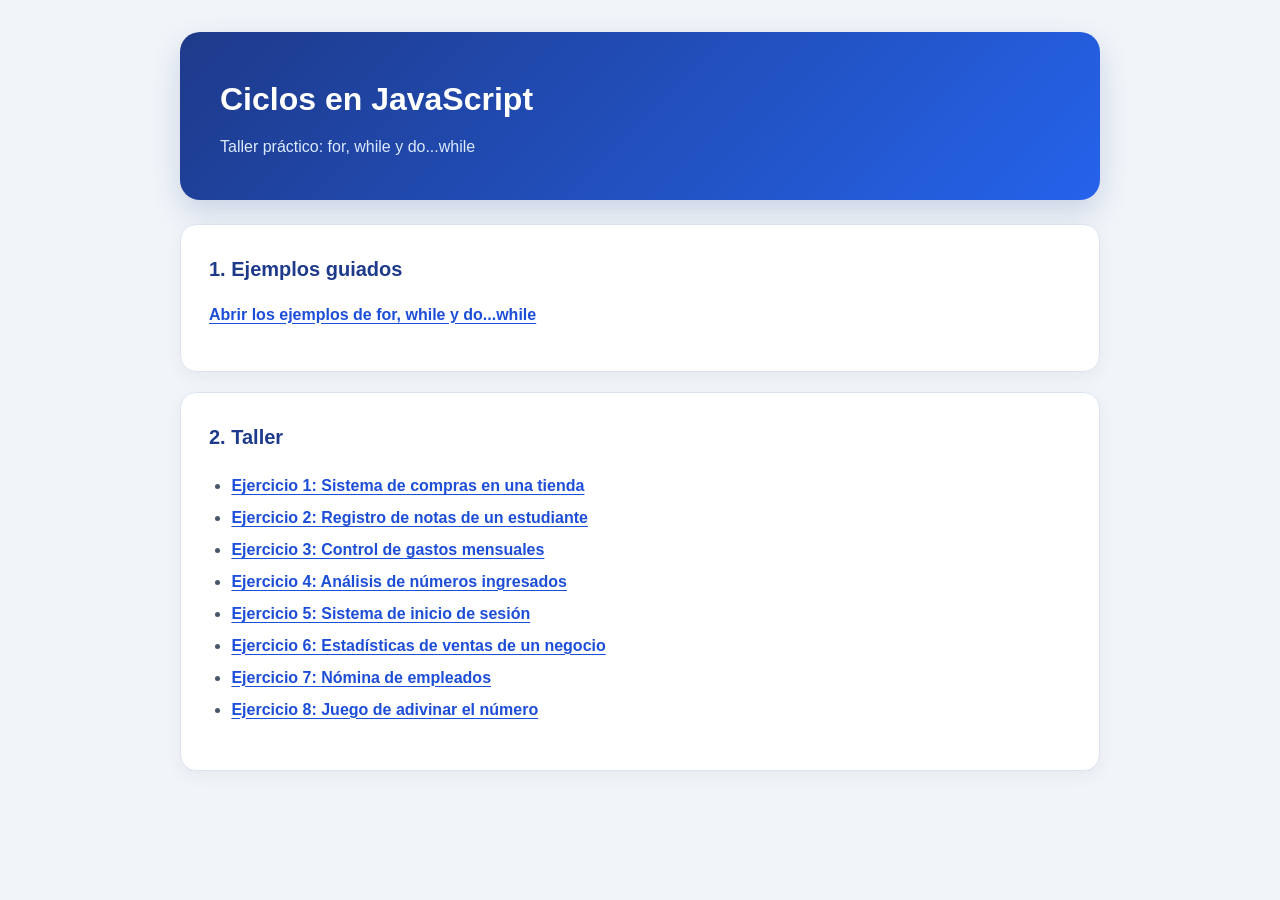
<file: index.html>
<!DOCTYPE html>
<html lang="es">
<head>
  <meta charset="UTF-8">
  <meta name="viewport" content="width=device-width, initial-scale=1.0">
  <link rel="stylesheet" href="estilos.css">
  <title>Ciclos en JavaScript</title>
</head>
<body>
  <header>
    <h1>Ciclos en JavaScript</h1>
    <p>Taller práctico: for, while y do...while</p>
  </header>

  <main>
    <section id="seccionEjemplos">
      <h2>1. Ejemplos guiados</h2>
      <p><a href="ejemplos.html">Abrir los ejemplos de for, while y do...while</a></p>
    </section>

    <section id="seccionTaller">
      <h2>2. Taller</h2>
      <ul>
        <li><a href="ejercicio1.html">Ejercicio 1: Sistema de compras en una tienda</a></li>
        <li><a href="ejercicio2.html">Ejercicio 2: Registro de notas de un estudiante</a></li>
        <li><a href="ejercicio3.html">Ejercicio 3: Control de gastos mensuales</a></li>
        <li><a href="ejercicio4.html">Ejercicio 4: Análisis de números ingresados</a></li>
        <li><a href="ejercicio5.html">Ejercicio 5: Sistema de inicio de sesión</a></li>
        <li><a href="ejercicio6.html">Ejercicio 6: Estadísticas de ventas de un negocio</a></li>
        <li><a href="ejercicio7.html">Ejercicio 7: Nómina de empleados</a></li>
        <li><a href="ejercicio8.html">Ejercicio 8: Juego de adivinar el número</a></li>
      </ul>
    </section>

  </main>

</body>
</html>
</file>
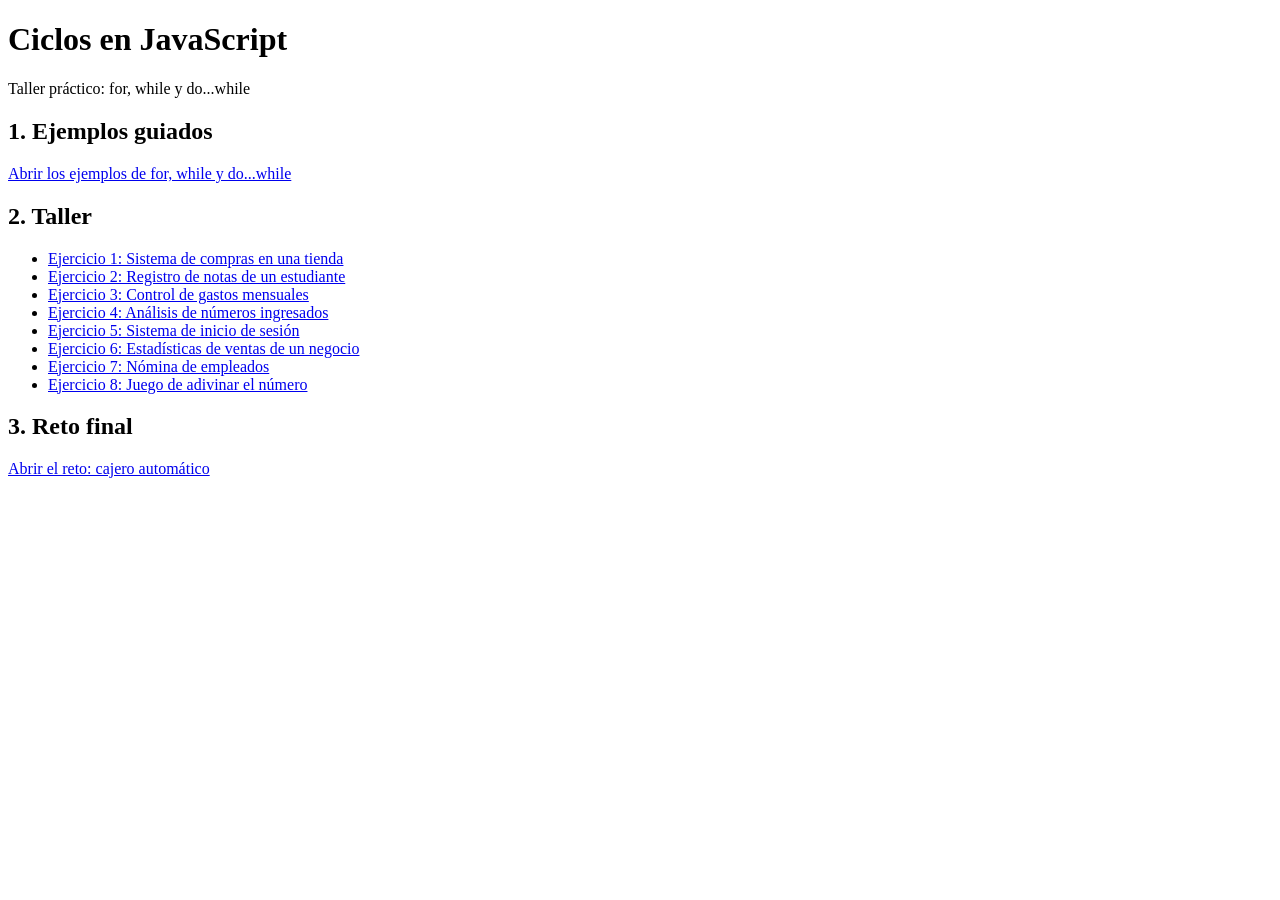
<file: ciclos-js/index.html>
<!DOCTYPE html>
<html lang="es">
<head>
  <meta charset="UTF-8">
  <meta name="viewport" content="width=device-width, initial-scale=1.0">
  <title>Ciclos en JavaScript</title>
</head>
<body>
  <header>
    <h1>Ciclos en JavaScript</h1>
    <p>Taller práctico: for, while y do...while</p>
  </header>

  <main>
    <section id="seccionEjemplos">
      <h2>1. Ejemplos guiados</h2>
      <p><a href="ejemplos.html">Abrir los ejemplos de for, while y do...while</a></p>
    </section>

    <section id="seccionTaller">
      <h2>2. Taller</h2>
      <ul>
        <li><a href="ejercicio1.html">Ejercicio 1: Sistema de compras en una tienda</a></li>
        <li><a href="ejercicio2.html">Ejercicio 2: Registro de notas de un estudiante</a></li>
        <li><a href="ejercicio3.html">Ejercicio 3: Control de gastos mensuales</a></li>
        <li><a href="ejercicio4.html">Ejercicio 4: Análisis de números ingresados</a></li>
        <li><a href="ejercicio5.html">Ejercicio 5: Sistema de inicio de sesión</a></li>
        <li><a href="ejercicio6.html">Ejercicio 6: Estadísticas de ventas de un negocio</a></li>
        <li><a href="ejercicio7.html">Ejercicio 7: Nómina de empleados</a></li>
        <li><a href="ejercicio8.html">Ejercicio 8: Juego de adivinar el número</a></li>
      </ul>
    </section>

    <section id="seccionReto">
      <h2>3. Reto final</h2>
      <p><a href="reto.html">Abrir el reto: cajero automático</a></p>
    </section>
  </main>

</body>
</html>
</file>
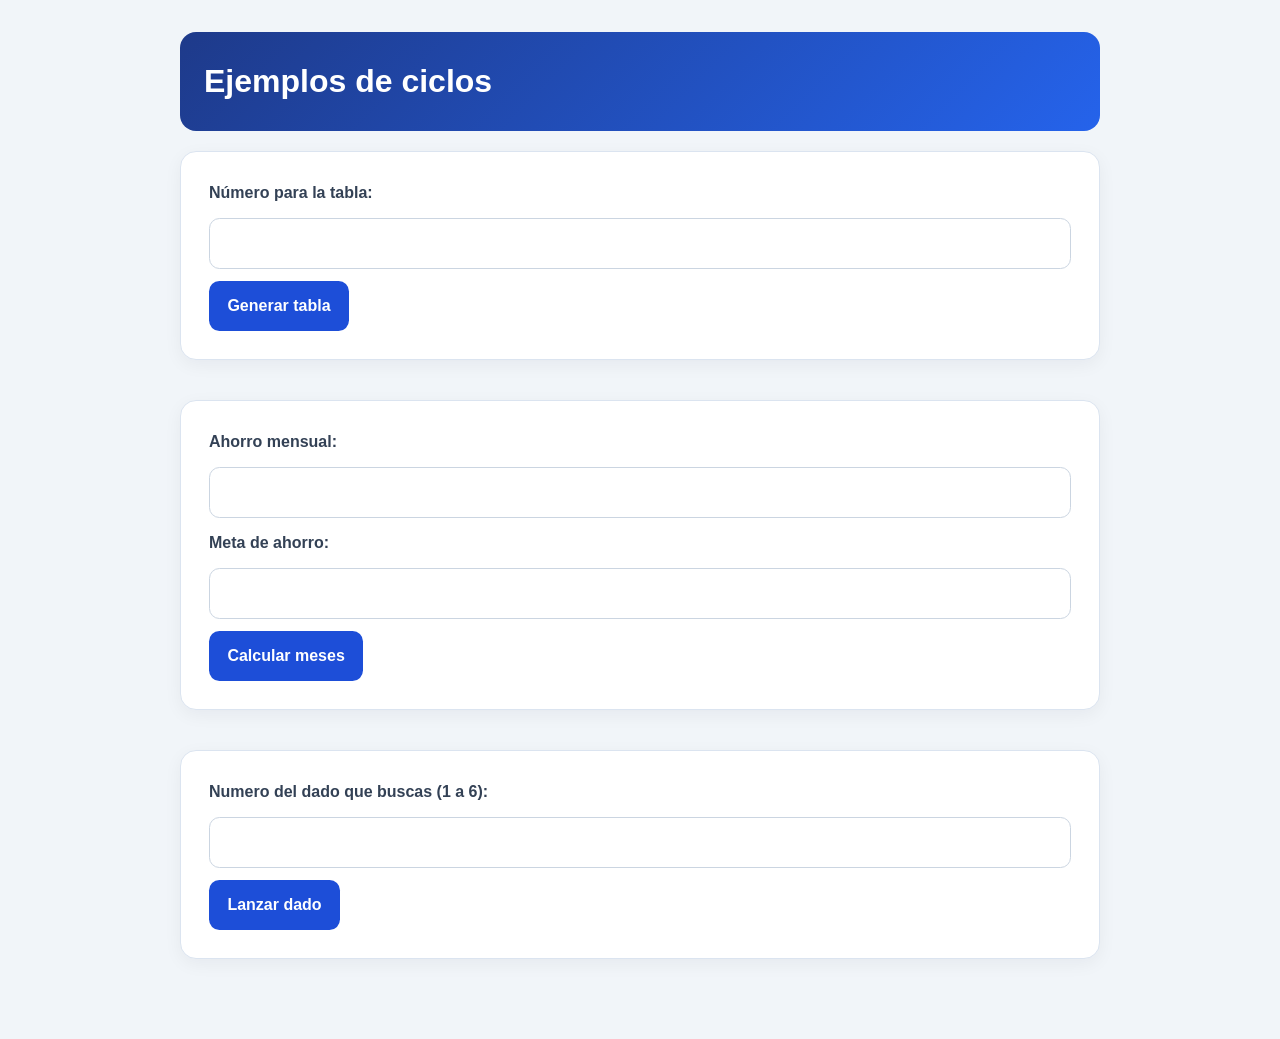
<file: ejemplos.html>
<!DOCTYPE html>
<html lang="es">
<head>
  <meta charset="UTF-8">
  <meta name="viewport" content="width=device-width, initial-scale=1.0">
  <link rel="stylesheet" href="estilos.css">
  <title>Ejemplos de ciclos</title>
</head>
<body>
  <h1>Ejemplos de ciclos</h1>

  <form id="formTabla">
    <label for="numeroTabla">Número para la tabla:</label>
    <input type="number" id="numeroTabla" step="1" required>
    <button type="submit">Generar tabla</button>
  </form>
  <ul id="listaTabla"></ul>

  <form id="formAhorro">
    <label for="ahorroMensual">Ahorro mensual:</label>
    <input type="number" id="ahorroMensual" step="any" required>
    <label for="meta">Meta de ahorro:</label>
    <input type="number" id="meta" step="any" required>
    <button type="submit">Calcular meses</button>
  </form>
  <p id="resultadoAhorro"></p>

  <form id="formDado">
    <label for="objetivo">Numero del dado que buscas (1 a 6):</label>
    <input type="number" id="objetivo" min="1" max="6" required>
    <button type="submit">Lanzar dado</button>
  </form>
  <p id="resultadoDado"></p>
  <ul id="listaDado"></ul>

  <script src="js/ejemplo-for.js"></script>
  <script src="js/ejemplo-while.js"></script>
  <script src="js/ejemplo-do-while.js"></script>
</body>
</html>
</file>
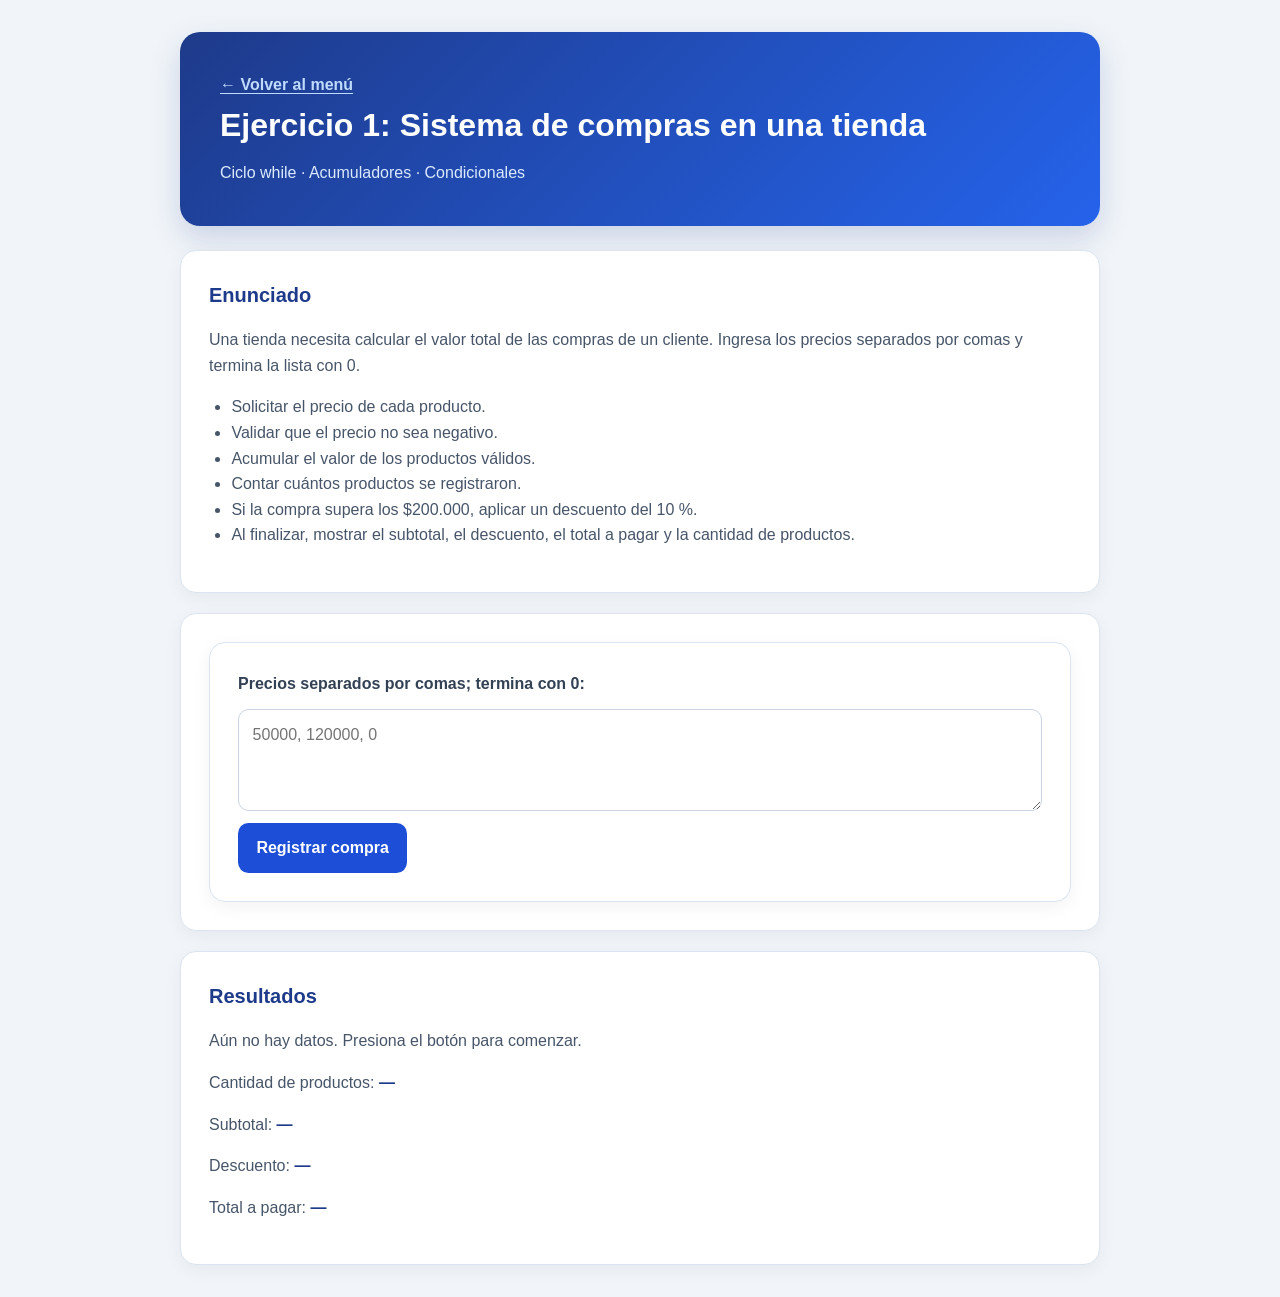
<file: ejercicio1.html>
<!DOCTYPE html>
<html lang="es">
<head>
  <meta charset="UTF-8">
  <meta name="viewport" content="width=device-width, initial-scale=1.0">
  <link rel="stylesheet" href="estilos.css">
  <title>Ejercicio 1 · Sistema de compras en una tienda</title>
</head>
<body>
  <header>
    <a href="index.html">← Volver al menú</a>
    <h1>Ejercicio 1: Sistema de compras en una tienda</h1>
    <p id="etiquetas">Ciclo while · Acumuladores · Condicionales</p>
  </header>

  <main>
    <section id="enunciado">
      <h2>Enunciado</h2>
      <p>Una tienda necesita calcular el valor total de las compras de un cliente. Ingresa los precios separados por comas y termina la lista con 0.</p>
      <ul>
        <li>Solicitar el precio de cada producto.</li>
        <li>Validar que el precio no sea negativo.</li>
        <li>Acumular el valor de los productos válidos.</li>
        <li>Contar cuántos productos se registraron.</li>
        <li>Si la compra supera los $200.000, aplicar un descuento del 10 %.</li>
        <li>Al finalizar, mostrar el subtotal, el descuento, el total a pagar y la cantidad de productos.</li>
      </ul>
    </section>

    <section id="controles">
      <form id="formulario">
        <label for="precios">Precios separados por comas; termina con 0:</label>
        <textarea id="precios" rows="3" placeholder="50000, 120000, 0" required></textarea>
        <button type="submit">Registrar compra</button>
      </form>
    </section>

    <section id="resultado" aria-live="polite">
      <h2>Resultados</h2>
      <p id="mensaje">Aún no hay datos. Presiona el botón para comenzar.</p>
      <p>Cantidad de productos: <strong id="cantidad">—</strong></p>
      <p>Subtotal: <strong id="subtotal">—</strong></p>
      <p>Descuento: <strong id="descuento">—</strong></p>
      <p>Total a pagar: <strong id="total">—</strong></p>
    </section>
  </main>

  <script src="js/ejercicio1.js"></script>
</body>
</html>
</file>
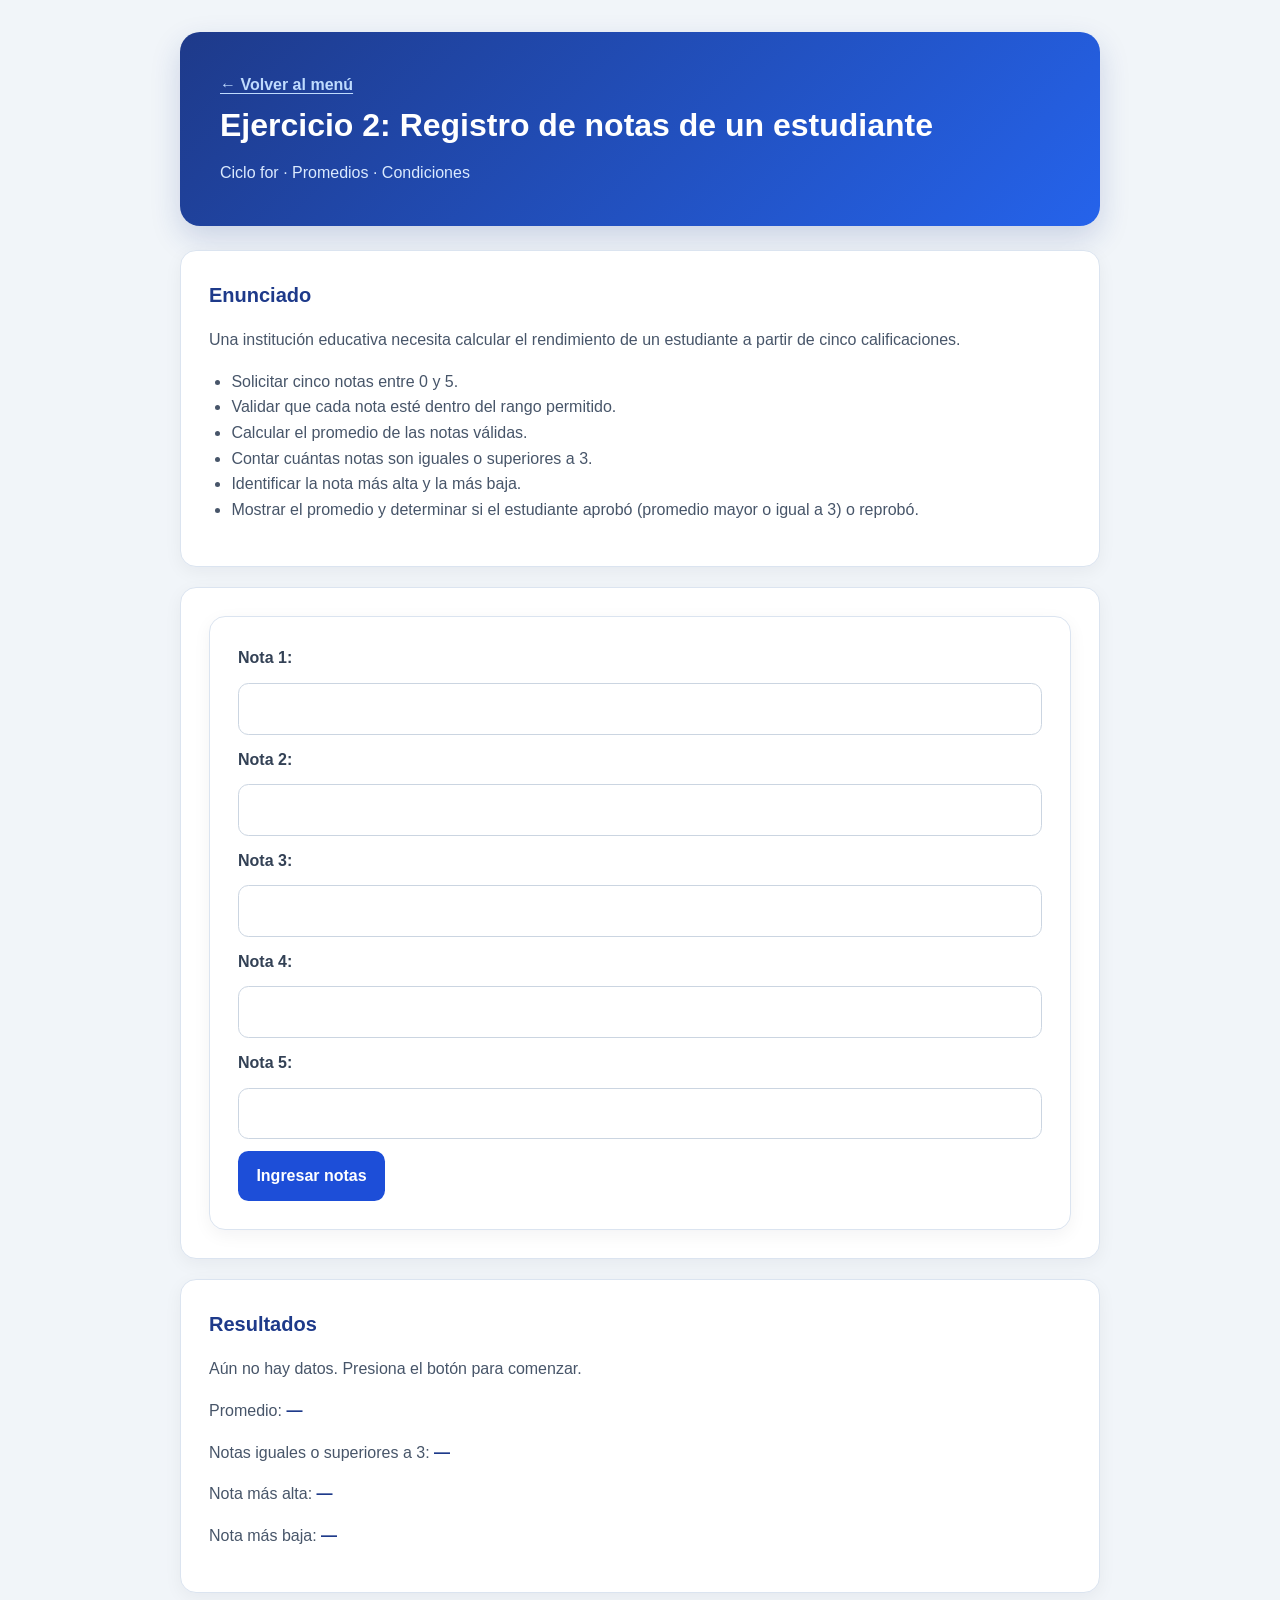
<file: ejercicio2.html>
<!DOCTYPE html>
<html lang="es">
<head>
  <meta charset="UTF-8">
  <meta name="viewport" content="width=device-width, initial-scale=1.0">
  <link rel="stylesheet" href="estilos.css">
  <title>Ejercicio 2 · Registro de notas de un estudiante</title>
</head>
<body>
  <header>
    <a href="index.html">← Volver al menú</a>
    <h1>Ejercicio 2: Registro de notas de un estudiante</h1>
    <p id="etiquetas">Ciclo for · Promedios · Condiciones</p>
  </header>

  <main>
    <section id="enunciado">
      <h2>Enunciado</h2>
      <p>Una institución educativa necesita calcular el rendimiento de un estudiante a partir de cinco calificaciones.</p>
      <ul>
        <li>Solicitar cinco notas entre 0 y 5.</li>
        <li>Validar que cada nota esté dentro del rango permitido.</li>
        <li>Calcular el promedio de las notas válidas.</li>
        <li>Contar cuántas notas son iguales o superiores a 3.</li>
        <li>Identificar la nota más alta y la más baja.</li>
        <li>Mostrar el promedio y determinar si el estudiante aprobó (promedio mayor o igual a 3) o reprobó.</li>
      </ul>
    </section>

    <section id="controles">
      <form id="formulario">
        <label for="nota1">Nota 1:</label>
        <input type="number" id="nota1" step="any" required>
        <label for="nota2">Nota 2:</label>
        <input type="number" id="nota2" step="any" required>
        <label for="nota3">Nota 3:</label>
        <input type="number" id="nota3" step="any" required>
        <label for="nota4">Nota 4:</label>
        <input type="number" id="nota4" step="any" required>
        <label for="nota5">Nota 5:</label>
        <input type="number" id="nota5" step="any" required>
        <button type="submit">Ingresar notas</button>
      </form>
    </section>

    <section id="resultado" aria-live="polite">
      <h2>Resultados</h2>
      <p id="mensaje">Aún no hay datos. Presiona el botón para comenzar.</p>
      <ul id="listaNotas"></ul>
      <p>Promedio: <strong id="promedio">—</strong></p>
      <p>Notas iguales o superiores a 3: <strong id="notasAltas">—</strong></p>
      <p>Nota más alta: <strong id="notaMayor">—</strong></p>
      <p>Nota más baja: <strong id="notaMenor">—</strong></p>
    </section>
  </main>

  <script src="js/ejercicio2.js"></script>
</body>
</html>
</file>
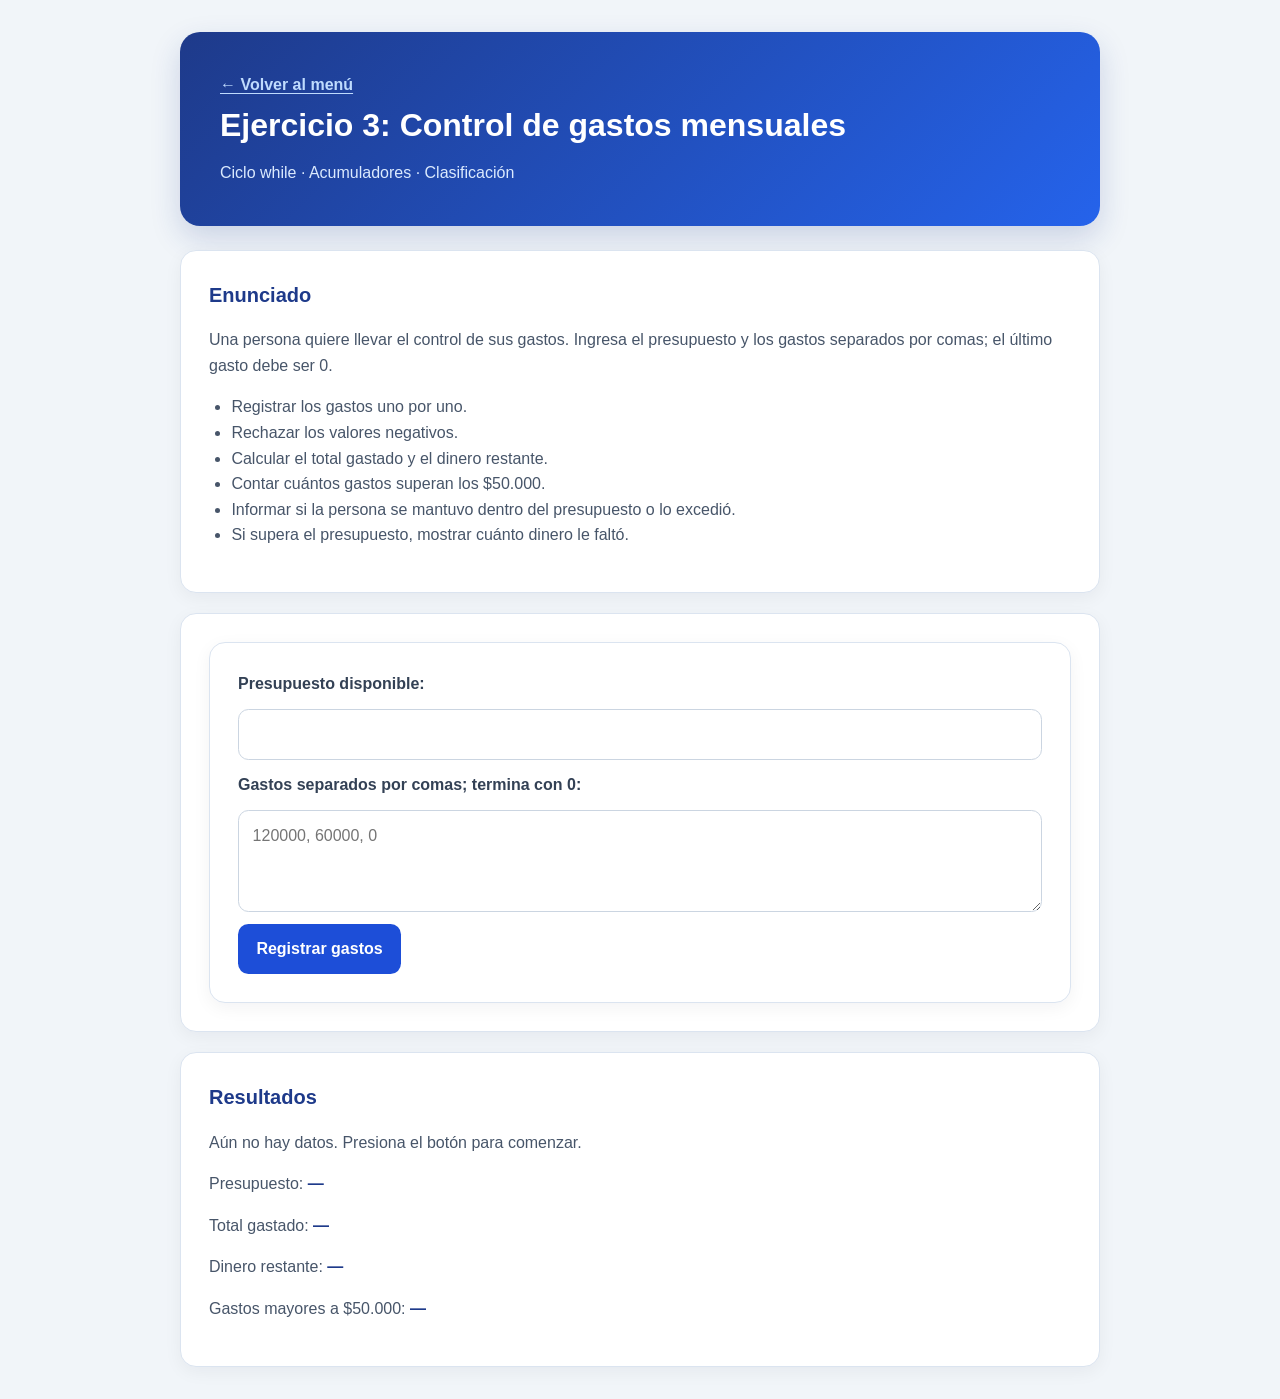
<file: ejercicio3.html>
<!DOCTYPE html>
<html lang="es">
<head>
  <meta charset="UTF-8">
  <meta name="viewport" content="width=device-width, initial-scale=1.0">
  <link rel="stylesheet" href="estilos.css">
  <title>Ejercicio 3 · Control de gastos mensuales</title>
</head>
<body>
  <header>
    <a href="index.html">← Volver al menú</a>
    <h1>Ejercicio 3: Control de gastos mensuales</h1>
    <p id="etiquetas">Ciclo while · Acumuladores · Clasificación</p>
  </header>

  <main>
    <section id="enunciado">
      <h2>Enunciado</h2>
      <p>Una persona quiere llevar el control de sus gastos. Ingresa el presupuesto y los gastos separados por comas; el último gasto debe ser 0.</p>
      <ul>
        <li>Registrar los gastos uno por uno.</li>
        <li>Rechazar los valores negativos.</li>
        <li>Calcular el total gastado y el dinero restante.</li>
        <li>Contar cuántos gastos superan los $50.000.</li>
        <li>Informar si la persona se mantuvo dentro del presupuesto o lo excedió.</li>
        <li>Si supera el presupuesto, mostrar cuánto dinero le faltó.</li>
      </ul>
    </section>

    <section id="controles">
      <form id="formulario">
        <label for="presupuestoEntrada">Presupuesto disponible:</label>
        <input type="number" id="presupuestoEntrada" min="0" step="any" required>
        <label for="gastosEntrada">Gastos separados por comas; termina con 0:</label>
        <textarea id="gastosEntrada" rows="3" placeholder="120000, 60000, 0" required></textarea>
        <button type="submit">Registrar gastos</button>
      </form>
    </section>

    <section id="resultado" aria-live="polite">
      <h2>Resultados</h2>
      <p id="mensaje">Aún no hay datos. Presiona el botón para comenzar.</p>
      <p>Presupuesto: <strong id="presupuesto">—</strong></p>
      <p>Total gastado: <strong id="totalGastado">—</strong></p>
      <p>Dinero restante: <strong id="restante">—</strong></p>
      <p>Gastos mayores a $50.000: <strong id="gastosAltos">—</strong></p>
    </section>
  </main>

  <script src="js/ejercicio3.js"></script>
</body>
</html>
</file>
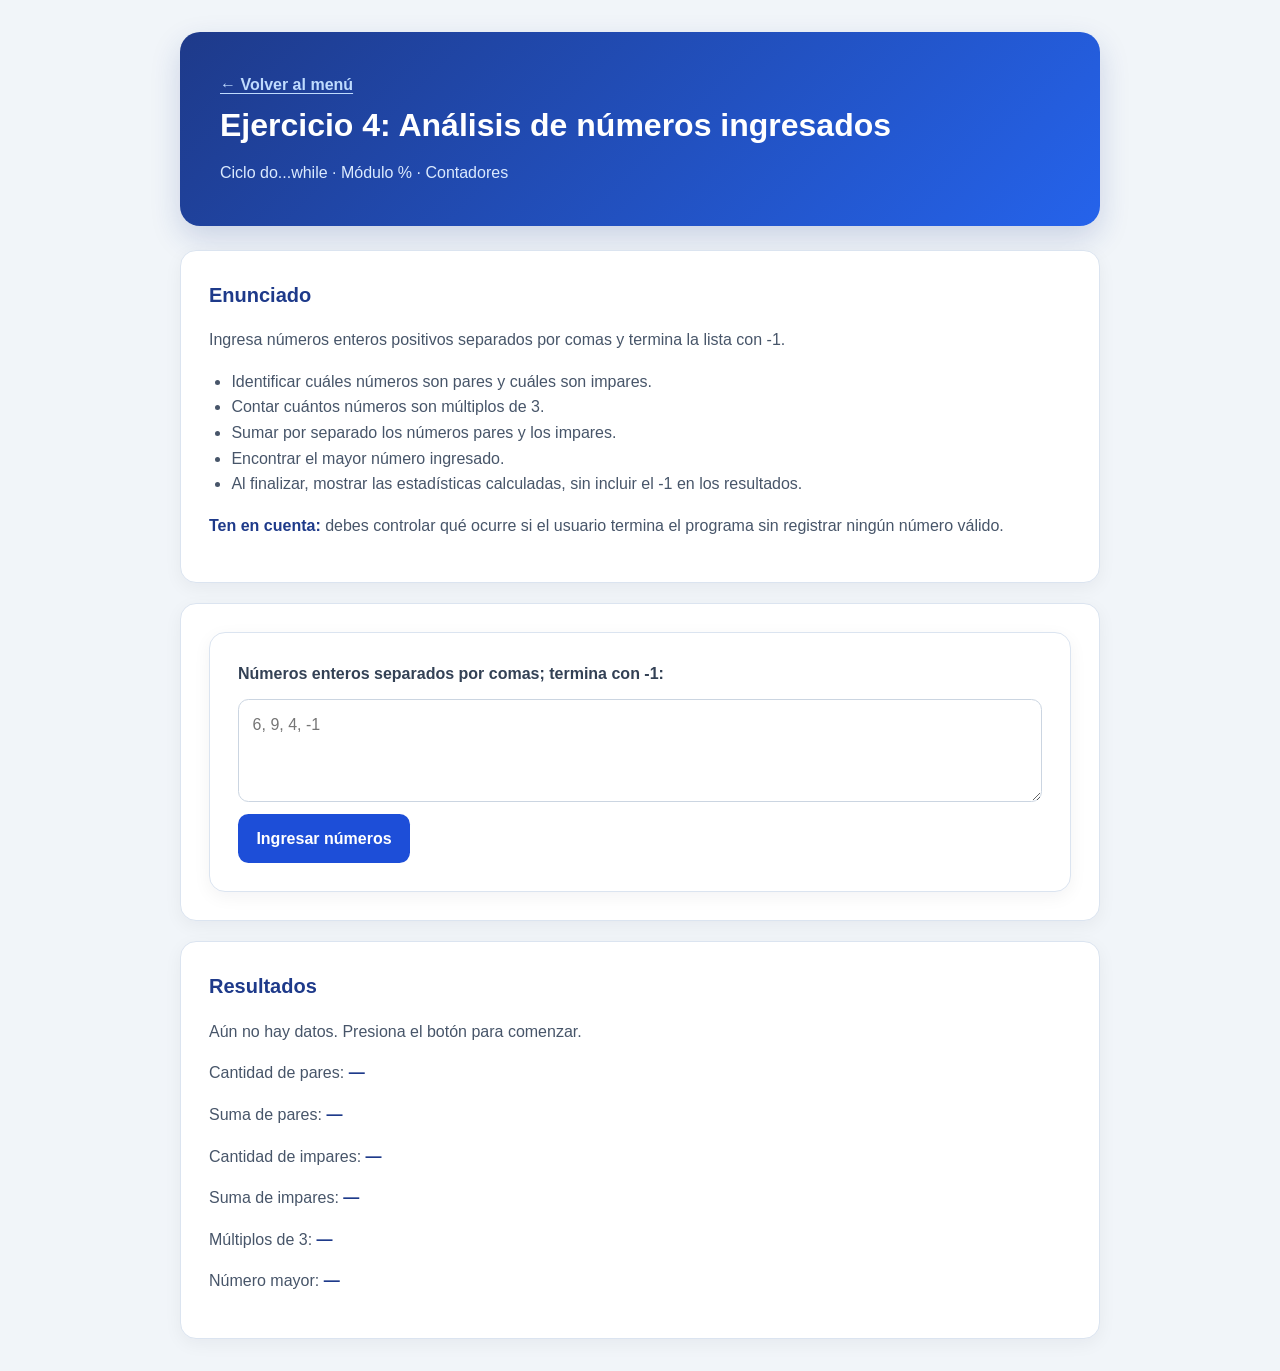
<file: ejercicio4.html>
<!DOCTYPE html>
<html lang="es">
<head>
  <meta charset="UTF-8">
  <meta name="viewport" content="width=device-width, initial-scale=1.0">
  <link rel="stylesheet" href="estilos.css">
  <title>Ejercicio 4 · Análisis de números ingresados</title>
</head>
<body>
  <header>
    <a href="index.html">← Volver al menú</a>
    <h1>Ejercicio 4: Análisis de números ingresados</h1>
    <p id="etiquetas">Ciclo do...while · Módulo % · Contadores</p>
  </header>

  <main>
    <section id="enunciado">
      <h2>Enunciado</h2>
      <p>Ingresa números enteros positivos separados por comas y termina la lista con -1.</p>
      <ul>
        <li>Identificar cuáles números son pares y cuáles son impares.</li>
        <li>Contar cuántos números son múltiplos de 3.</li>
        <li>Sumar por separado los números pares y los impares.</li>
        <li>Encontrar el mayor número ingresado.</li>
        <li>Al finalizar, mostrar las estadísticas calculadas, sin incluir el -1 en los resultados.</li>
      </ul>
      <p><strong>Ten en cuenta:</strong> debes controlar qué ocurre si el usuario termina el programa sin registrar ningún número válido.</p>
    </section>

    <section id="controles">
      <form id="formulario">
        <label for="numerosEntrada">Números enteros separados por comas; termina con -1:</label>
        <textarea id="numerosEntrada" rows="3" placeholder="6, 9, 4, -1" required></textarea>
        <button type="submit">Ingresar números</button>
      </form>
    </section>

    <section id="resultado" aria-live="polite">
      <h2>Resultados</h2>
      <p id="mensaje">Aún no hay datos. Presiona el botón para comenzar.</p>
      <p>Cantidad de pares: <strong id="pares">—</strong></p>
      <p>Suma de pares: <strong id="sumaPares">—</strong></p>
      <p>Cantidad de impares: <strong id="impares">—</strong></p>
      <p>Suma de impares: <strong id="sumaImpares">—</strong></p>
      <p>Múltiplos de 3: <strong id="multiplos3">—</strong></p>
      <p>Número mayor: <strong id="mayor">—</strong></p>
    </section>
  </main>

  <script src="js/ejercicio4.js"></script>
</body>
</html>
</file>
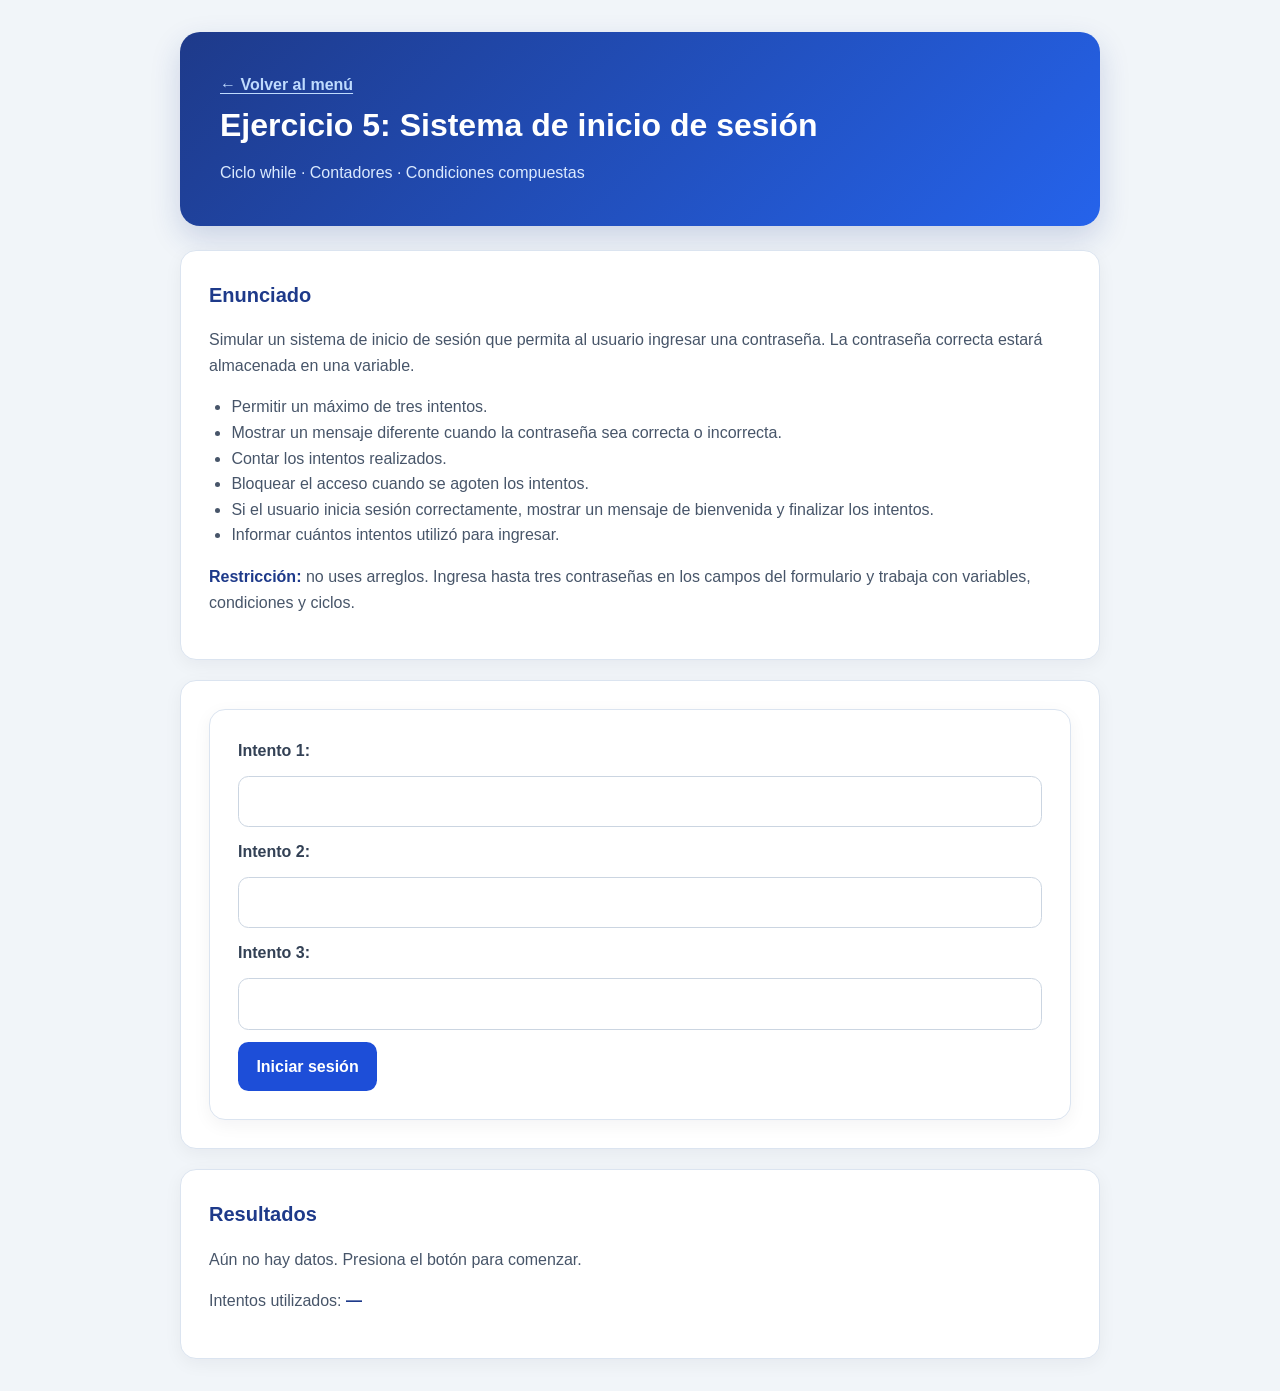
<file: ejercicio5.html>
<!DOCTYPE html>
<html lang="es">
<head>
  <meta charset="UTF-8">
  <meta name="viewport" content="width=device-width, initial-scale=1.0">
  <link rel="stylesheet" href="estilos.css">
  <title>Ejercicio 5 · Sistema de inicio de sesión</title>
</head>
<body>
  <header>
    <a href="index.html">← Volver al menú</a>
    <h1>Ejercicio 5: Sistema de inicio de sesión</h1>
    <p id="etiquetas">Ciclo while · Contadores · Condiciones compuestas</p>
  </header>

  <main>
    <section id="enunciado">
      <h2>Enunciado</h2>
      <p>Simular un sistema de inicio de sesión que permita al usuario ingresar una contraseña. La contraseña correcta estará almacenada en una variable.</p>
      <ul>
        <li>Permitir un máximo de tres intentos.</li>
        <li>Mostrar un mensaje diferente cuando la contraseña sea correcta o incorrecta.</li>
        <li>Contar los intentos realizados.</li>
        <li>Bloquear el acceso cuando se agoten los intentos.</li>
        <li>Si el usuario inicia sesión correctamente, mostrar un mensaje de bienvenida y finalizar los intentos.</li>
        <li>Informar cuántos intentos utilizó para ingresar.</li>
      </ul>
      <p><strong>Restricción:</strong> no uses arreglos. Ingresa hasta tres contraseñas en los campos del formulario y trabaja con variables, condiciones y ciclos.</p>
    </section>

    <section id="controles">
      <form id="formulario">
        <label for="contrasena1">Intento 1:</label>
        <input type="password" id="contrasena1" required>
        <label for="contrasena2">Intento 2:</label>
        <input type="password" id="contrasena2">
        <label for="contrasena3">Intento 3:</label>
        <input type="password" id="contrasena3">
        <button type="submit">Iniciar sesión</button>
      </form>
    </section>

    <section id="resultado" aria-live="polite">
      <h2>Resultados</h2>
      <p id="mensaje">Aún no hay datos. Presiona el botón para comenzar.</p>
      <ul id="registro"></ul>
      <p>Intentos utilizados: <strong id="intentos">—</strong></p>
    </section>
  </main>

  <script src="js/ejercicio5.js"></script>
</body>
</html>
</file>
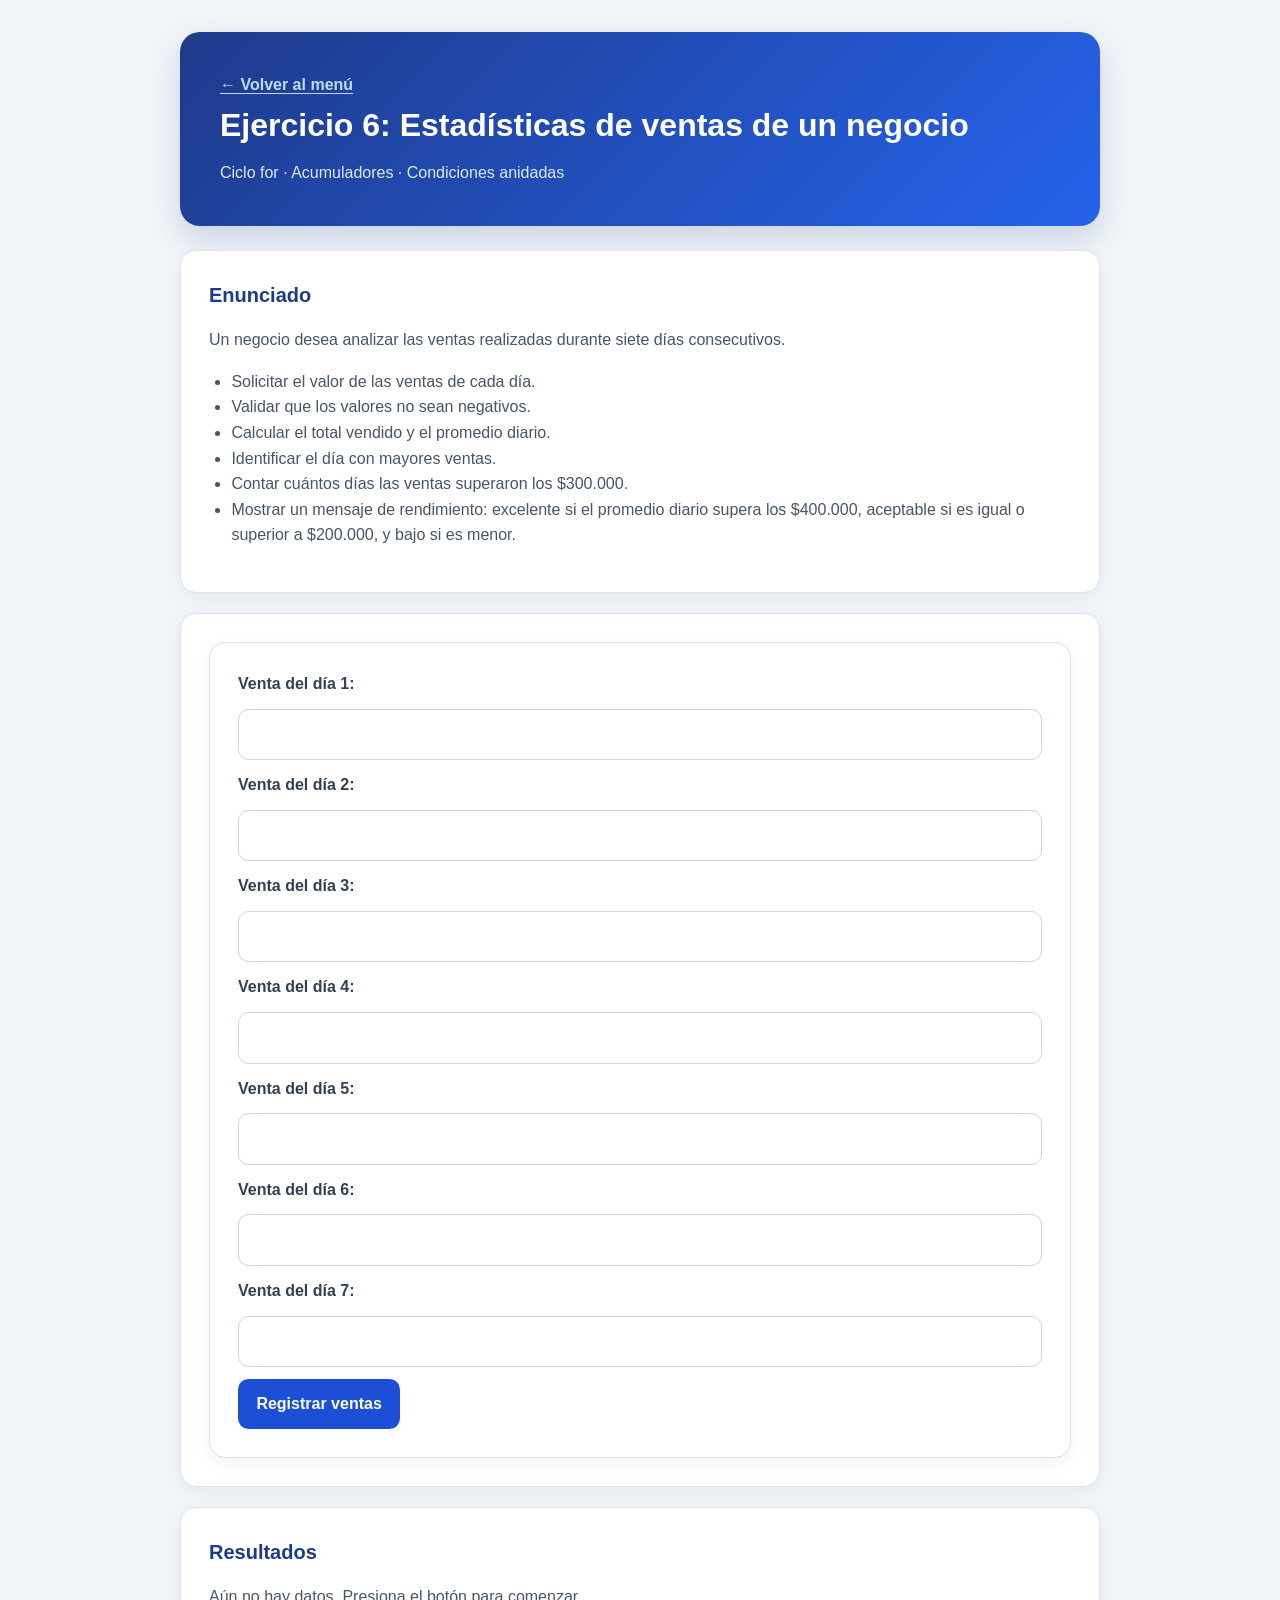
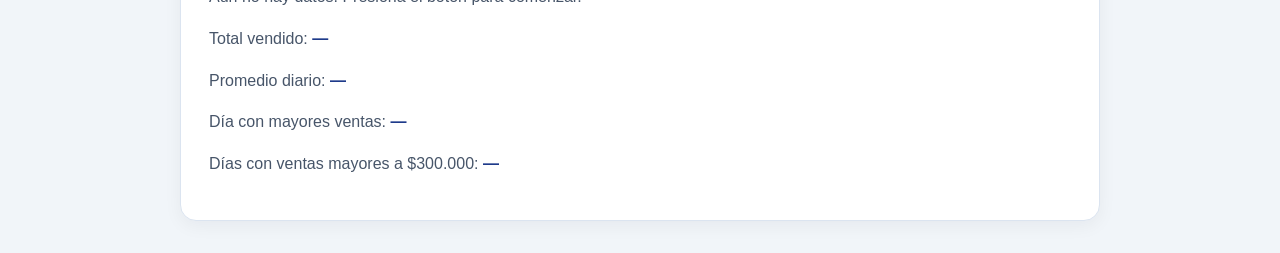
<file: ejercicio6.html>
<!DOCTYPE html>
<html lang="es">
<head>
  <meta charset="UTF-8">
  <meta name="viewport" content="width=device-width, initial-scale=1.0">
  <link rel="stylesheet" href="estilos.css">
  <title>Ejercicio 6 · Estadísticas de ventas de un negocio</title>
</head>
<body>
  <header>
    <a href="index.html">← Volver al menú</a>
    <h1>Ejercicio 6: Estadísticas de ventas de un negocio</h1>
    <p id="etiquetas">Ciclo for · Acumuladores · Condiciones anidadas</p>
  </header>

  <main>
    <section id="enunciado">
      <h2>Enunciado</h2>
      <p>Un negocio desea analizar las ventas realizadas durante siete días consecutivos.</p>
      <ul>
        <li>Solicitar el valor de las ventas de cada día.</li>
        <li>Validar que los valores no sean negativos.</li>
        <li>Calcular el total vendido y el promedio diario.</li>
        <li>Identificar el día con mayores ventas.</li>
        <li>Contar cuántos días las ventas superaron los $300.000.</li>
        <li>Mostrar un mensaje de rendimiento: excelente si el promedio diario supera los $400.000, aceptable si es igual o superior a $200.000, y bajo si es menor.</li>
      </ul>
    </section>

    <section id="controles">
      <form id="formulario">
        <label for="venta1">Venta del día 1:</label>
        <input type="number" id="venta1" step="any" required>
        <label for="venta2">Venta del día 2:</label>
        <input type="number" id="venta2" step="any" required>
        <label for="venta3">Venta del día 3:</label>
        <input type="number" id="venta3" step="any" required>
        <label for="venta4">Venta del día 4:</label>
        <input type="number" id="venta4" step="any" required>
        <label for="venta5">Venta del día 5:</label>
        <input type="number" id="venta5" step="any" required>
        <label for="venta6">Venta del día 6:</label>
        <input type="number" id="venta6" step="any" required>
        <label for="venta7">Venta del día 7:</label>
        <input type="number" id="venta7" step="any" required>
        <button type="submit">Registrar ventas</button>
      </form>
    </section>

    <section id="resultado" aria-live="polite">
      <h2>Resultados</h2>
      <p id="mensaje">Aún no hay datos. Presiona el botón para comenzar.</p>
      <ul id="detalleDias"></ul>
      <p>Total vendido: <strong id="totalVendido">—</strong></p>
      <p>Promedio diario: <strong id="promedio">—</strong></p>
      <p>Día con mayores ventas: <strong id="mejorDia">—</strong></p>
      <p>Días con ventas mayores a $300.000: <strong id="diasAltos">—</strong></p>
    </section>
  </main>

  <script src="js/ejercicio6.js"></script>
</body>
</html>
</file>
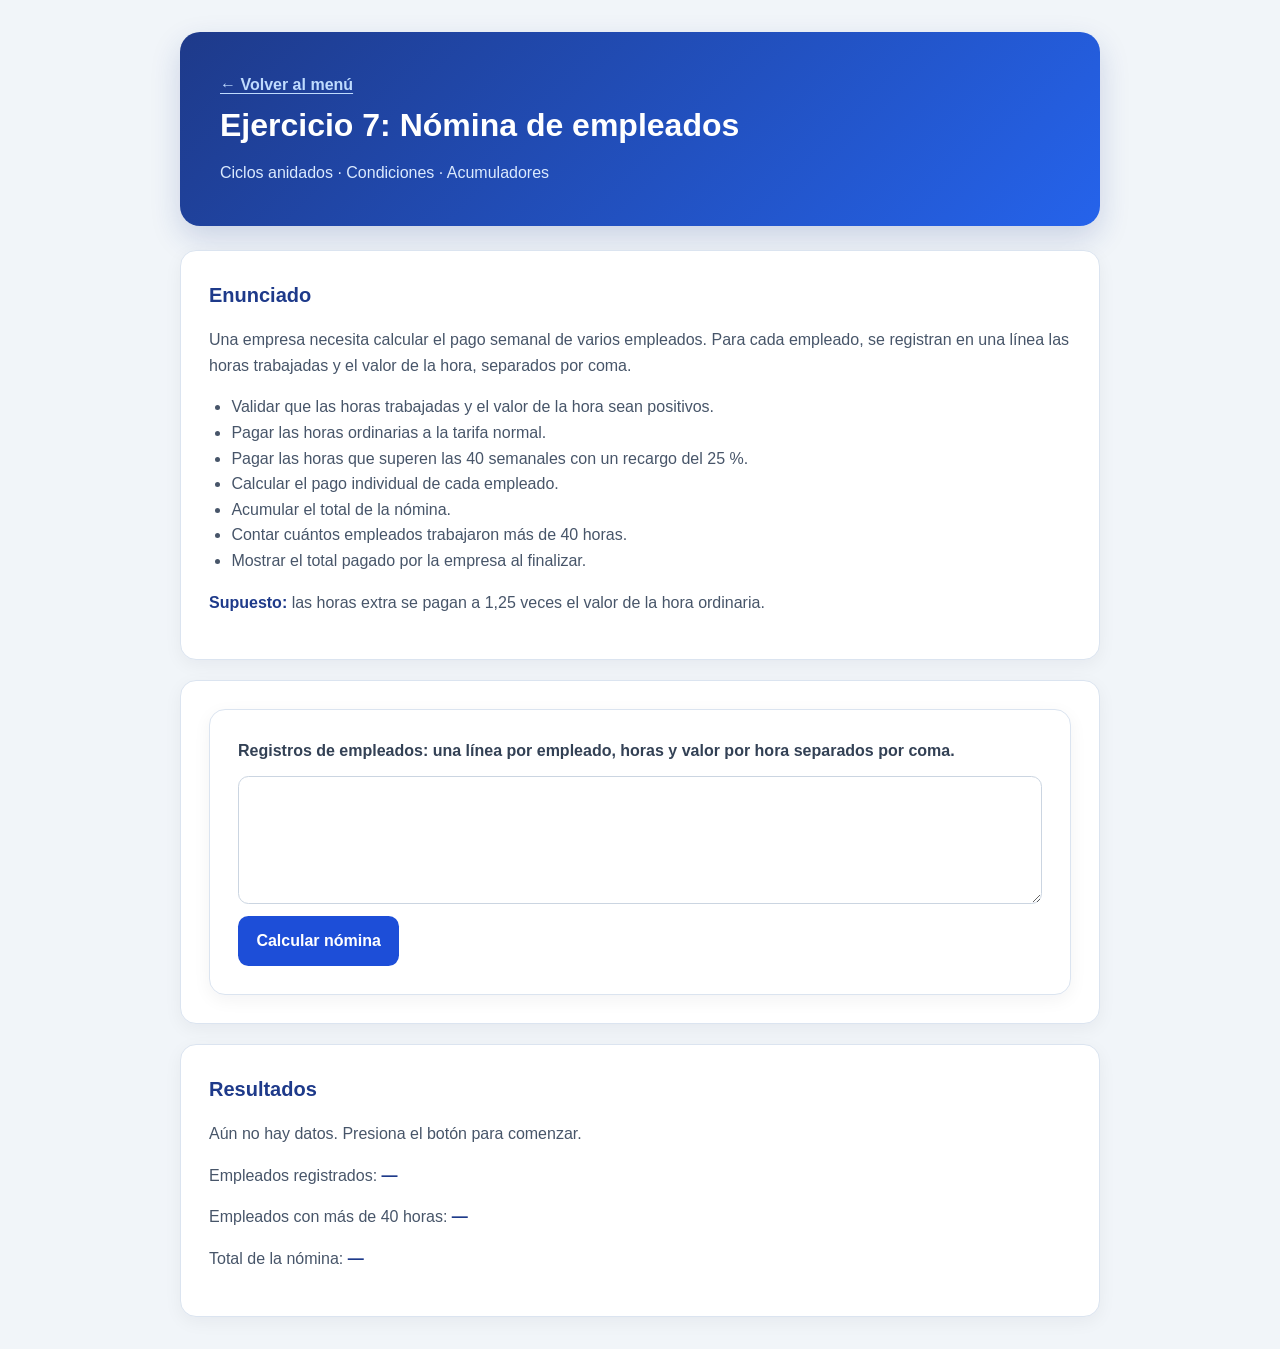
<file: ejercicio7.html>
<!DOCTYPE html>
<html lang="es">
<head>
  <meta charset="UTF-8">
  <meta name="viewport" content="width=device-width, initial-scale=1.0">
  <link rel="stylesheet" href="estilos.css">
  <title>Ejercicio 7 · Nómina de empleados</title>
</head>
<body>
  <header>
    <a href="index.html">← Volver al menú</a>
    <h1>Ejercicio 7: Nómina de empleados</h1>
    <p id="etiquetas">Ciclos anidados · Condiciones · Acumuladores</p>
  </header>

  <main>
    <section id="enunciado">
      <h2>Enunciado</h2>
      <p>Una empresa necesita calcular el pago semanal de varios empleados. Para cada empleado, se registran en una línea las horas trabajadas y el valor de la hora, separados por coma.</p>
      <ul>
        <li>Validar que las horas trabajadas y el valor de la hora sean positivos.</li>
        <li>Pagar las horas ordinarias a la tarifa normal.</li>
        <li>Pagar las horas que superen las 40 semanales con un recargo del 25 %.</li>
        <li>Calcular el pago individual de cada empleado.</li>
        <li>Acumular el total de la nómina.</li>
        <li>Contar cuántos empleados trabajaron más de 40 horas.</li>
        <li>Mostrar el total pagado por la empresa al finalizar.</li>
      </ul>
      <p><strong>Supuesto:</strong> las horas extra se pagan a 1,25 veces el valor de la hora ordinaria.</p>
    </section>

    <section id="controles">
      <form id="formulario">
        <label for="empleadosEntrada">Registros de empleados: una línea por empleado, horas y valor por hora separados por coma.</label>
        <textarea id="empleadosEntrada" rows="4" required></textarea>
        <button type="submit">Calcular nómina</button>
      </form>
    </section>

    <section id="resultado" aria-live="polite">
      <h2>Resultados</h2>
      <p id="mensaje">Aún no hay datos. Presiona el botón para comenzar.</p>
      <ul id="detalleEmpleados"></ul>
      <p>Empleados registrados: <strong id="cantidadEmpleados">—</strong></p>
      <p>Empleados con más de 40 horas: <strong id="conExtras">—</strong></p>
      <p>Total de la nómina: <strong id="totalNomina">—</strong></p>
    </section>
  </main>

  <script src="js/ejercicio7.js"></script>
</body>
</html>
</file>
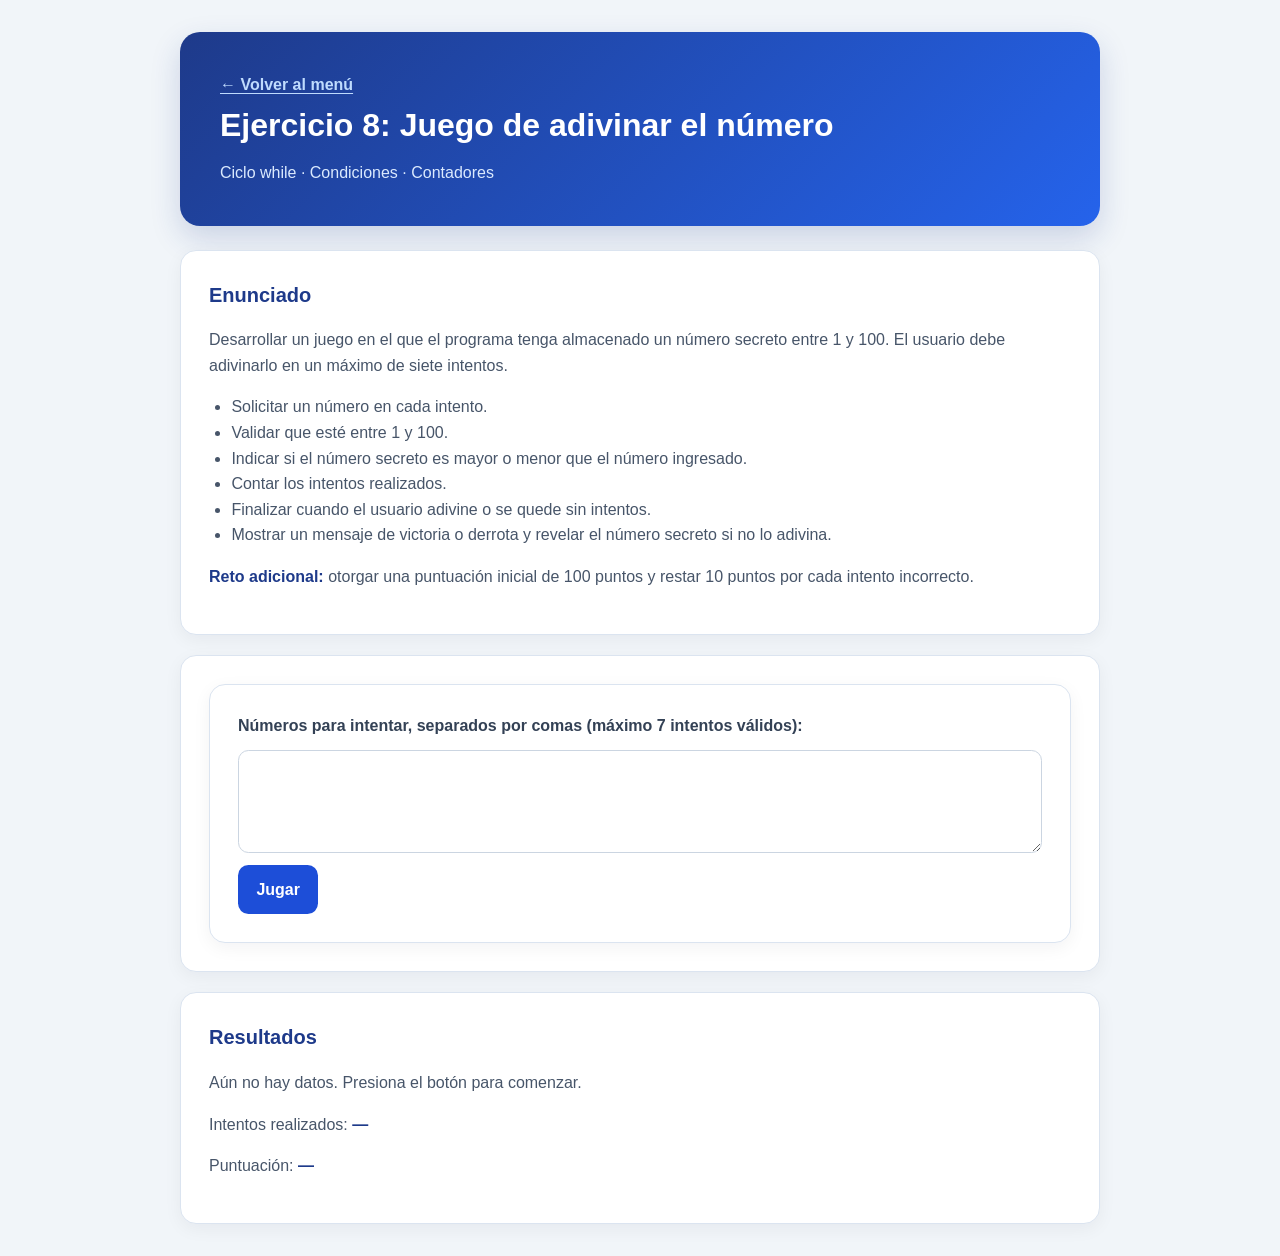
<file: ejercicio8.html>
<!DOCTYPE html>
<html lang="es">
<head>
  <meta charset="UTF-8">
  <meta name="viewport" content="width=device-width, initial-scale=1.0">
  <link rel="stylesheet" href="estilos.css">
  <title>Ejercicio 8 · Juego de adivinar el número</title>
</head>
<body>
  <header>
    <a href="index.html">← Volver al menú</a>
    <h1>Ejercicio 8: Juego de adivinar el número</h1>
    <p id="etiquetas">Ciclo while · Condiciones · Contadores</p>
  </header>

  <main>
    <section id="enunciado">
      <h2>Enunciado</h2>
      <p>Desarrollar un juego en el que el programa tenga almacenado un número secreto entre 1 y 100. El usuario debe adivinarlo en un máximo de siete intentos.</p>
      <ul>
        <li>Solicitar un número en cada intento.</li>
        <li>Validar que esté entre 1 y 100.</li>
        <li>Indicar si el número secreto es mayor o menor que el número ingresado.</li>
        <li>Contar los intentos realizados.</li>
        <li>Finalizar cuando el usuario adivine o se quede sin intentos.</li>
        <li>Mostrar un mensaje de victoria o derrota y revelar el número secreto si no lo adivina.</li>
      </ul>
      <p><strong>Reto adicional:</strong> otorgar una puntuación inicial de 100 puntos y restar 10 puntos por cada intento incorrecto.</p>
    </section>

    <section id="controles">
      <form id="formulario">
        <label for="intentosEntrada">Números para intentar, separados por comas (máximo 7 intentos válidos):</label>
        <textarea id="intentosEntrada" rows="3" required></textarea>
        <button type="submit">Jugar</button>
      </form>
    </section>

    <section id="resultado" aria-live="polite">
      <h2>Resultados</h2>
      <p id="mensaje">Aún no hay datos. Presiona el botón para comenzar.</p>
      <ul id="registro"></ul>
      <p>Intentos realizados: <strong id="intentos">—</strong></p>
      <p>Puntuación: <strong id="puntos">—</strong></p>
    </section>
  </main>

  <script src="js/ejercicio8.js"></script>
</body>
</html>
</file>
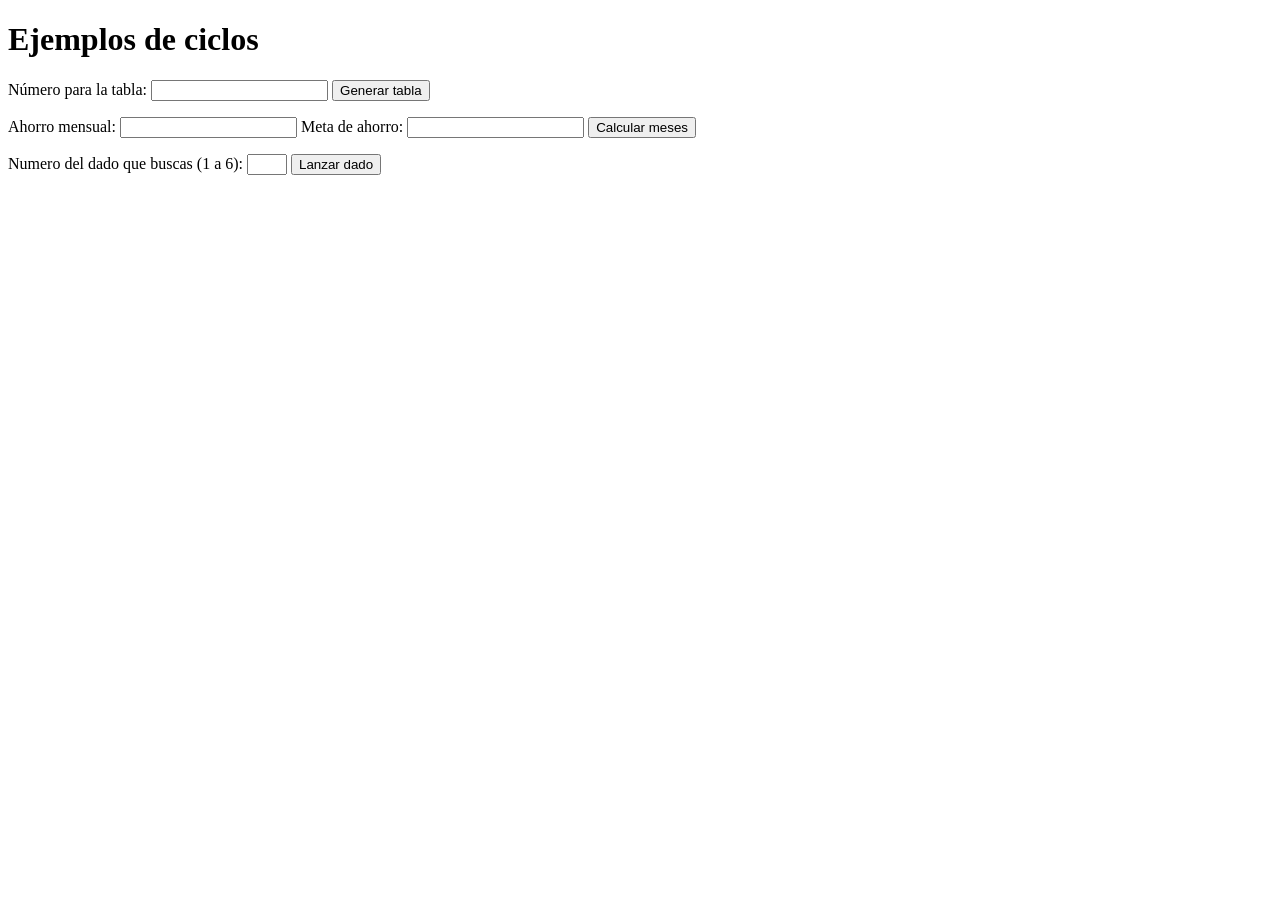
<file: ciclos-js/ejemplos.html>
<!DOCTYPE html>
<html lang="es">
<head>
  <meta charset="UTF-8">
  <title>Ejemplos de ciclos</title>
</head>
<body>
  <h1>Ejemplos de ciclos</h1>

  <form id="formTabla">
    <label for="numeroTabla">Número para la tabla:</label>
    <input type="number" id="numeroTabla" step="1" required>
    <button type="submit">Generar tabla</button>
  </form>
  <ul id="listaTabla"></ul>

  <form id="formAhorro">
    <label for="ahorroMensual">Ahorro mensual:</label>
    <input type="number" id="ahorroMensual" step="any" required>
    <label for="meta">Meta de ahorro:</label>
    <input type="number" id="meta" step="any" required>
    <button type="submit">Calcular meses</button>
  </form>
  <p id="resultadoAhorro"></p>

  <form id="formDado">
    <label for="objetivo">Numero del dado que buscas (1 a 6):</label>
    <input type="number" id="objetivo" min="1" max="6" required>
    <button type="submit">Lanzar dado</button>
  </form>
  <p id="resultadoDado"></p>
  <ul id="listaDado"></ul>

  <script src="js/ejemplo-for.js"></script>
  <script src="js/ejemplo-while.js"></script>
  <script src="js/ejemplo-do-while.js"></script>
</body>
</html>
</file>
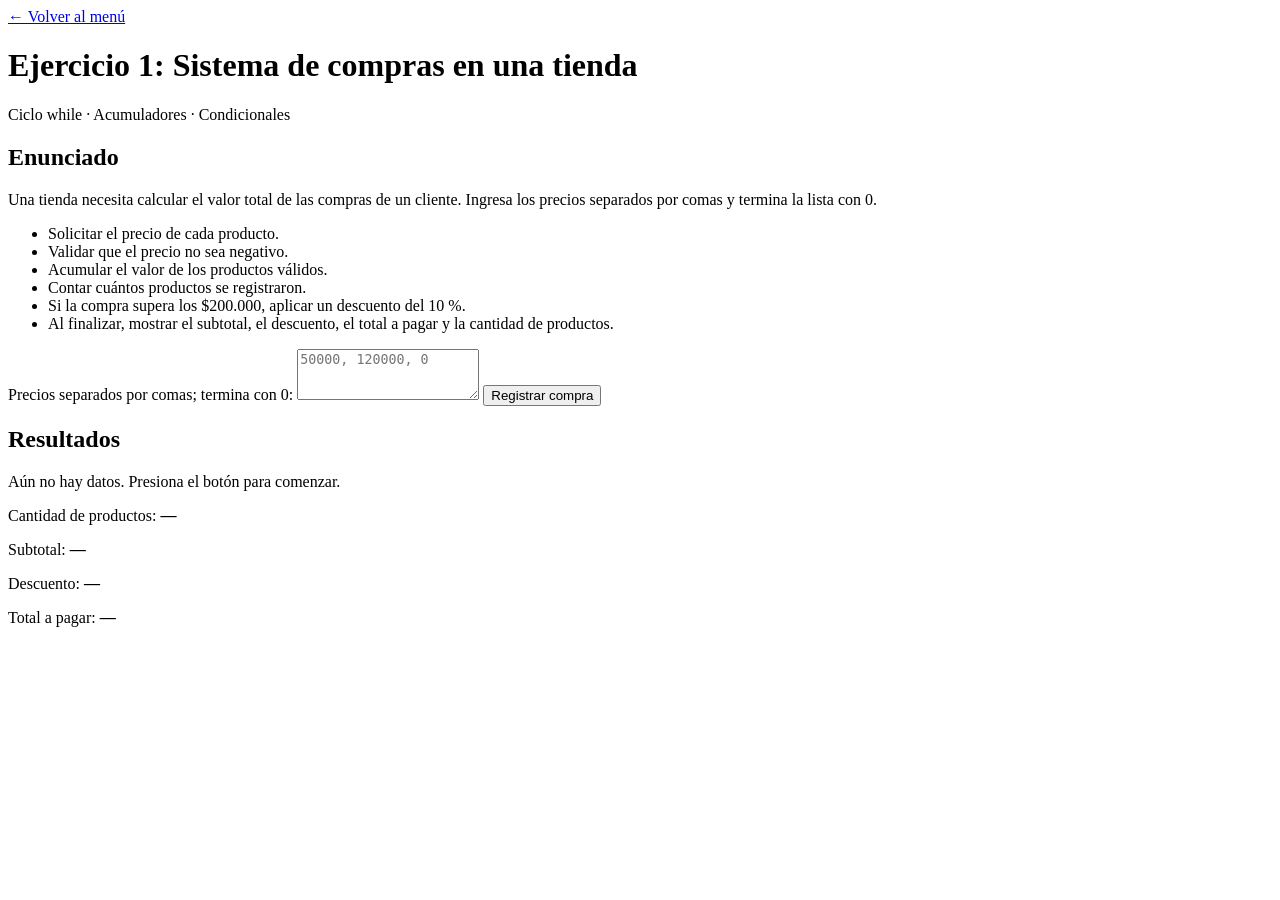
<file: ciclos-js/ejercicio1.html>
<!DOCTYPE html>
<html lang="es">
<head>
  <meta charset="UTF-8">
  <meta name="viewport" content="width=device-width, initial-scale=1.0">
  <title>Ejercicio 1 · Sistema de compras en una tienda</title>
</head>
<body>
  <header>
    <a href="index.html">← Volver al menú</a>
    <h1>Ejercicio 1: Sistema de compras en una tienda</h1>
    <p id="etiquetas">Ciclo while · Acumuladores · Condicionales</p>
  </header>

  <main>
    <section id="enunciado">
      <h2>Enunciado</h2>
      <p>Una tienda necesita calcular el valor total de las compras de un cliente. Ingresa los precios separados por comas y termina la lista con 0.</p>
      <ul>
        <li>Solicitar el precio de cada producto.</li>
        <li>Validar que el precio no sea negativo.</li>
        <li>Acumular el valor de los productos válidos.</li>
        <li>Contar cuántos productos se registraron.</li>
        <li>Si la compra supera los $200.000, aplicar un descuento del 10 %.</li>
        <li>Al finalizar, mostrar el subtotal, el descuento, el total a pagar y la cantidad de productos.</li>
      </ul>
    </section>

    <section id="controles">
      <form id="formulario">
        <label for="precios">Precios separados por comas; termina con 0:</label>
        <textarea id="precios" rows="3" placeholder="50000, 120000, 0" required></textarea>
        <button type="submit">Registrar compra</button>
      </form>
    </section>

    <section id="resultado" aria-live="polite">
      <h2>Resultados</h2>
      <p id="mensaje">Aún no hay datos. Presiona el botón para comenzar.</p>
      <p>Cantidad de productos: <strong id="cantidad">—</strong></p>
      <p>Subtotal: <strong id="subtotal">—</strong></p>
      <p>Descuento: <strong id="descuento">—</strong></p>
      <p>Total a pagar: <strong id="total">—</strong></p>
    </section>
  </main>

  <script src="js/ejercicio1.js"></script>
</body>
</html>
</file>
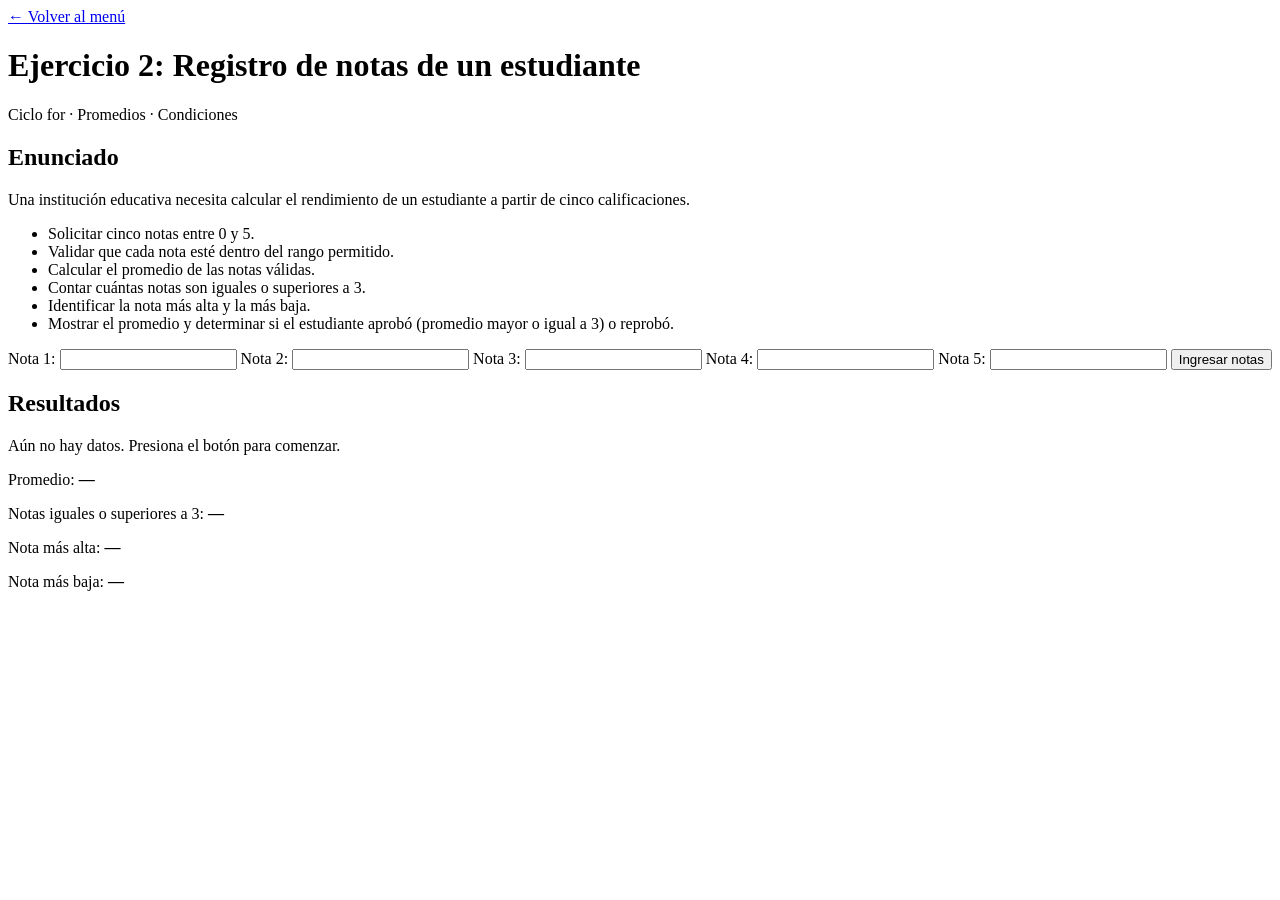
<file: ciclos-js/ejercicio2.html>
<!DOCTYPE html>
<html lang="es">
<head>
  <meta charset="UTF-8">
  <meta name="viewport" content="width=device-width, initial-scale=1.0">
  <title>Ejercicio 2 · Registro de notas de un estudiante</title>
</head>
<body>
  <header>
    <a href="index.html">← Volver al menú</a>
    <h1>Ejercicio 2: Registro de notas de un estudiante</h1>
    <p id="etiquetas">Ciclo for · Promedios · Condiciones</p>
  </header>

  <main>
    <section id="enunciado">
      <h2>Enunciado</h2>
      <p>Una institución educativa necesita calcular el rendimiento de un estudiante a partir de cinco calificaciones.</p>
      <ul>
        <li>Solicitar cinco notas entre 0 y 5.</li>
        <li>Validar que cada nota esté dentro del rango permitido.</li>
        <li>Calcular el promedio de las notas válidas.</li>
        <li>Contar cuántas notas son iguales o superiores a 3.</li>
        <li>Identificar la nota más alta y la más baja.</li>
        <li>Mostrar el promedio y determinar si el estudiante aprobó (promedio mayor o igual a 3) o reprobó.</li>
      </ul>
    </section>

    <section id="controles">
      <form id="formulario">
        <label for="nota1">Nota 1:</label>
        <input type="number" id="nota1" step="any" required>
        <label for="nota2">Nota 2:</label>
        <input type="number" id="nota2" step="any" required>
        <label for="nota3">Nota 3:</label>
        <input type="number" id="nota3" step="any" required>
        <label for="nota4">Nota 4:</label>
        <input type="number" id="nota4" step="any" required>
        <label for="nota5">Nota 5:</label>
        <input type="number" id="nota5" step="any" required>
        <button type="submit">Ingresar notas</button>
      </form>
    </section>

    <section id="resultado" aria-live="polite">
      <h2>Resultados</h2>
      <p id="mensaje">Aún no hay datos. Presiona el botón para comenzar.</p>
      <ul id="listaNotas"></ul>
      <p>Promedio: <strong id="promedio">—</strong></p>
      <p>Notas iguales o superiores a 3: <strong id="notasAltas">—</strong></p>
      <p>Nota más alta: <strong id="notaMayor">—</strong></p>
      <p>Nota más baja: <strong id="notaMenor">—</strong></p>
    </section>
  </main>

  <script src="js/ejercicio2.js"></script>
</body>
</html>
</file>
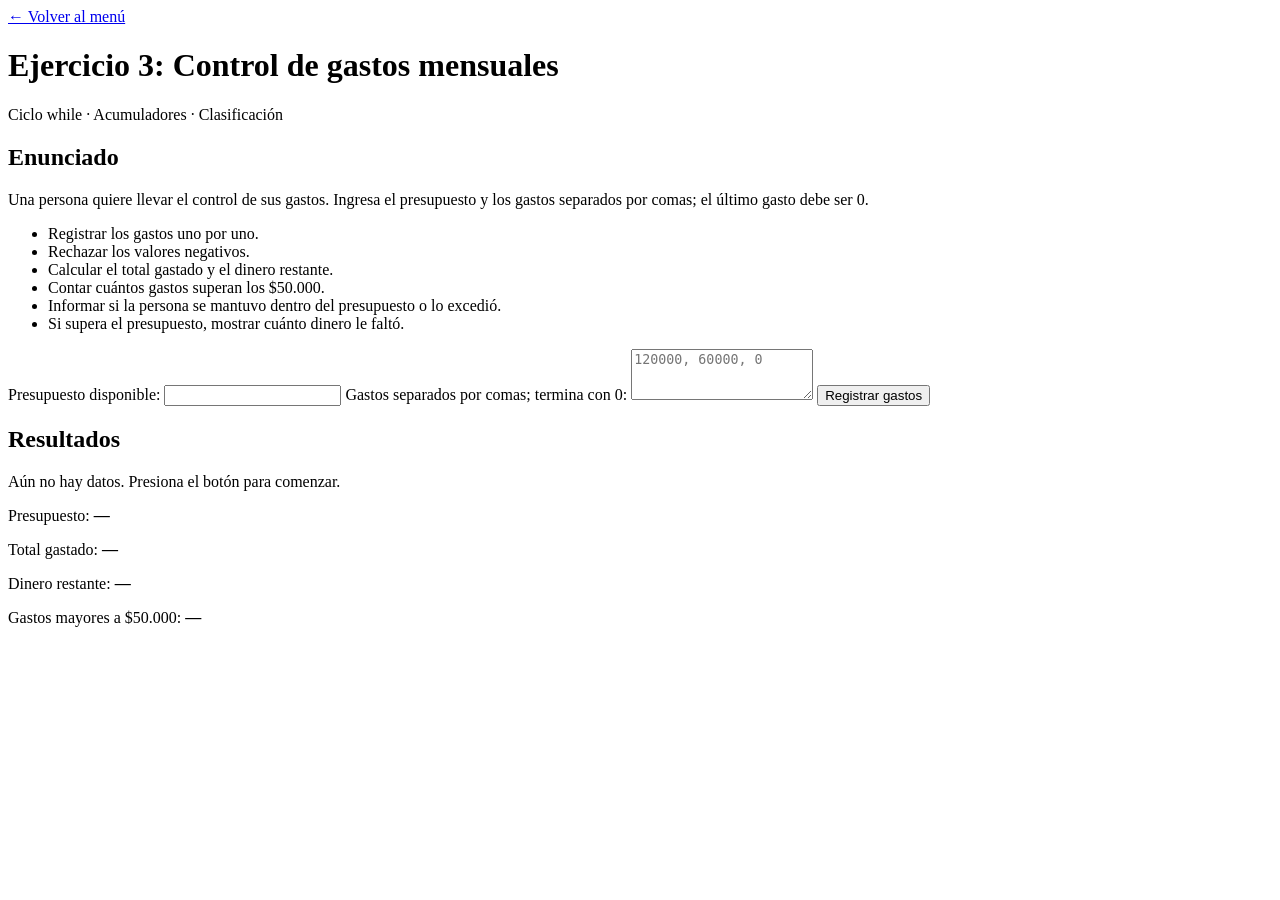
<file: ciclos-js/ejercicio3.html>
<!DOCTYPE html>
<html lang="es">
<head>
  <meta charset="UTF-8">
  <meta name="viewport" content="width=device-width, initial-scale=1.0">
  <title>Ejercicio 3 · Control de gastos mensuales</title>
</head>
<body>
  <header>
    <a href="index.html">← Volver al menú</a>
    <h1>Ejercicio 3: Control de gastos mensuales</h1>
    <p id="etiquetas">Ciclo while · Acumuladores · Clasificación</p>
  </header>

  <main>
    <section id="enunciado">
      <h2>Enunciado</h2>
      <p>Una persona quiere llevar el control de sus gastos. Ingresa el presupuesto y los gastos separados por comas; el último gasto debe ser 0.</p>
      <ul>
        <li>Registrar los gastos uno por uno.</li>
        <li>Rechazar los valores negativos.</li>
        <li>Calcular el total gastado y el dinero restante.</li>
        <li>Contar cuántos gastos superan los $50.000.</li>
        <li>Informar si la persona se mantuvo dentro del presupuesto o lo excedió.</li>
        <li>Si supera el presupuesto, mostrar cuánto dinero le faltó.</li>
      </ul>
    </section>

    <section id="controles">
      <form id="formulario">
        <label for="presupuestoEntrada">Presupuesto disponible:</label>
        <input type="number" id="presupuestoEntrada" min="0" step="any" required>
        <label for="gastosEntrada">Gastos separados por comas; termina con 0:</label>
        <textarea id="gastosEntrada" rows="3" placeholder="120000, 60000, 0" required></textarea>
        <button type="submit">Registrar gastos</button>
      </form>
    </section>

    <section id="resultado" aria-live="polite">
      <h2>Resultados</h2>
      <p id="mensaje">Aún no hay datos. Presiona el botón para comenzar.</p>
      <p>Presupuesto: <strong id="presupuesto">—</strong></p>
      <p>Total gastado: <strong id="totalGastado">—</strong></p>
      <p>Dinero restante: <strong id="restante">—</strong></p>
      <p>Gastos mayores a $50.000: <strong id="gastosAltos">—</strong></p>
    </section>
  </main>

  <script src="js/ejercicio3.js"></script>
</body>
</html>
</file>
<file: estilos.css>
:root {
  color-scheme: light;
  font-family: "Segoe UI", Arial, sans-serif;
  color: #172554;
  background: #f1f5f9;
  font-synthesis: none;
  text-rendering: optimizeLegibility;
  --azul: #1d4ed8;
  --azul-oscuro: #1e3a8a;
  --borde: #dbe4f0;
  --texto-suave: #475569;
}

* {
  box-sizing: border-box;
}

body {
  width: min(100% - 2rem, 920px);
  margin: 2rem auto;
  line-height: 1.6;
}

header {
  margin-bottom: 1.5rem;
  padding: clamp(1.5rem, 5vw, 2.5rem);
  border-radius: 1.25rem;
  color: #fff;
  background: linear-gradient(135deg, var(--azul-oscuro), #2563eb);
  box-shadow: 0 12px 30px rgb(30 58 138 / 18%);
}

header h1 {
  margin: 0.5rem 0;
  line-height: 1.2;
}

header p {
  margin-bottom: 0;
  color: #dbeafe;
}

header a {
  color: #bfdbfe;
}

main {
  display: grid;
  gap: 1.25rem;
}

section,
form {
  padding: clamp(1.25rem, 4vw, 1.75rem);
  border: 1px solid var(--borde);
  border-radius: 1rem;
  background: #fff;
  box-shadow: 0 5px 18px rgb(15 23 42 / 5%);
}

h1,
h2 {
  color: var(--azul-oscuro);
}

header h1 {
  color: #fff;
}

h2 {
  margin-top: 0;
  font-size: 1.25rem;
}

p,
li {
  color: var(--texto-suave);
}

a {
  color: var(--azul);
  font-weight: 600;
  text-underline-offset: 0.2em;
}

a:hover {
  color: var(--azul-oscuro);
}

ul {
  padding-left: 1.4rem;
}

main > section > ul a {
  display: inline-block;
  padding: 0.2rem 0;
}

form {
  display: grid;
  gap: 0.75rem;
}

label {
  color: #334155;
  font-weight: 600;
}

input,
textarea {
  width: 100%;
  padding: 0.75rem 0.85rem;
  border: 1px solid #cbd5e1;
  border-radius: 0.65rem;
  color: #172554;
  background: #fff;
  font: inherit;
}

input:focus,
textarea:focus {
  border-color: var(--azul);
  outline: 3px solid rgb(37 99 235 / 16%);
}

textarea {
  resize: vertical;
}

button {
  justify-self: start;
  padding: 0.75rem 1.15rem;
  border: 0;
  border-radius: 0.65rem;
  color: #fff;
  background: var(--azul);
  font: inherit;
  font-weight: 700;
  cursor: pointer;
  transition: background-color 150ms ease, transform 150ms ease;
}

button:hover {
  background: var(--azul-oscuro);
  transform: translateY(-1px);
}

button:focus-visible,
a:focus-visible {
  outline: 3px solid #f59e0b;
  outline-offset: 3px;
}

strong {
  color: var(--azul-oscuro);
}

body > h1 {
  margin: 0 0 1.25rem;
  padding: 1.5rem;
  border-radius: 1rem;
  color: #fff;
  background: linear-gradient(135deg, var(--azul-oscuro), #2563eb);
}

body > form {
  margin: 1rem 0;
}

body > p,
body > ul {
  padding: 0.25rem 0.5rem;
}

@media (max-width: 600px) {
  body {
    width: min(100% - 1rem, 920px);
    margin: 0.5rem auto;
  }

  header,
  section,
  form {
    border-radius: 0.8rem;
  }

  button {
    width: 100%;
    justify-self: stretch;
  }
}
</file>
